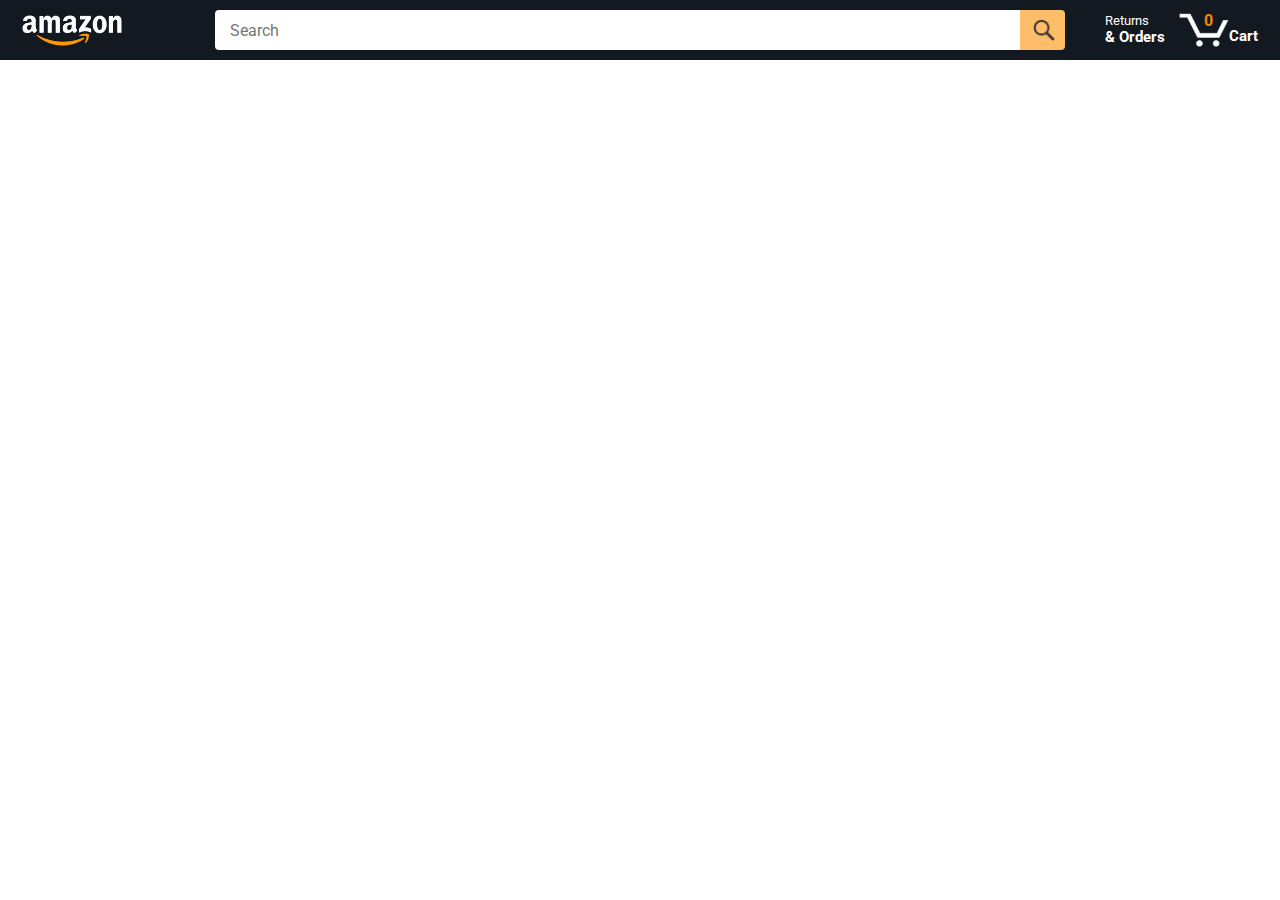
<file: index.html>
<!DOCTYPE html>
<html>
  <head>
    <title>Amazon Project</title>

    <!-- This code is needed for responsive design to work.
      (Responsive design = make the website look good on
      smaller screen sizes like a phone or a tablet). -->
    <meta name="viewport" content="width=device-width, initial-scale=1">

    <!-- Load a font called Roboto from Google Fonts. -->
    <link rel="preconnect" href="https://fonts.googleapis.com">
    <link rel="preconnect" href="https://fonts.gstatic.com" crossorigin>
    <link href="https://fonts.googleapis.com/css2?family=Roboto:wght@400;500;700&display=swap" rel="stylesheet">

    <!-- Here are the CSS files for this page. -->
    <link rel="stylesheet" href="styles/shared/general.css">
    <link rel="stylesheet" href="styles/shared/amazon-header.css">
    <link rel="stylesheet" href="styles/pages/amazon.css">
  </head>
  <body>
    <div class="amazon-header">
      <div class="amazon-header-left-section">
        <a href="index.html" class="header-link">
          <img class="amazon-logo"
            src="images/amazon-logo-white.png">
          <img class="amazon-mobile-logo"
            src="images/amazon-mobile-logo-white.png">
        </a>
      </div>

      <div class="amazon-header-middle-section">
        <input class="search-bar" type="text" placeholder="Search">

        <button class="search-button">
          <img class="search-icon" src="images/icons/search-icon.png">
        </button>
      </div>

      <div class="amazon-header-right-section">
        <a class="orders-link header-link" href="orders.html">
          <span class="returns-text">Returns</span>
          <span class="orders-text">& Orders</span>
        </a>

        <a class="cart-link header-link" href="checkout.html">
          <img class="cart-icon" src="images/icons/cart-icon.png">
          <div class="cart-quantity js-cart-quantity">0</div>
          <div class="cart-text">Cart</div>
        </a>
      </div>
    </div>
    
    <div class="main">
      <div class="products-grid js-products-grid">
      </div>
    </div>

    <script type="module" src="scripts/amazon.js"></script>
  </body>
</html>
</file>
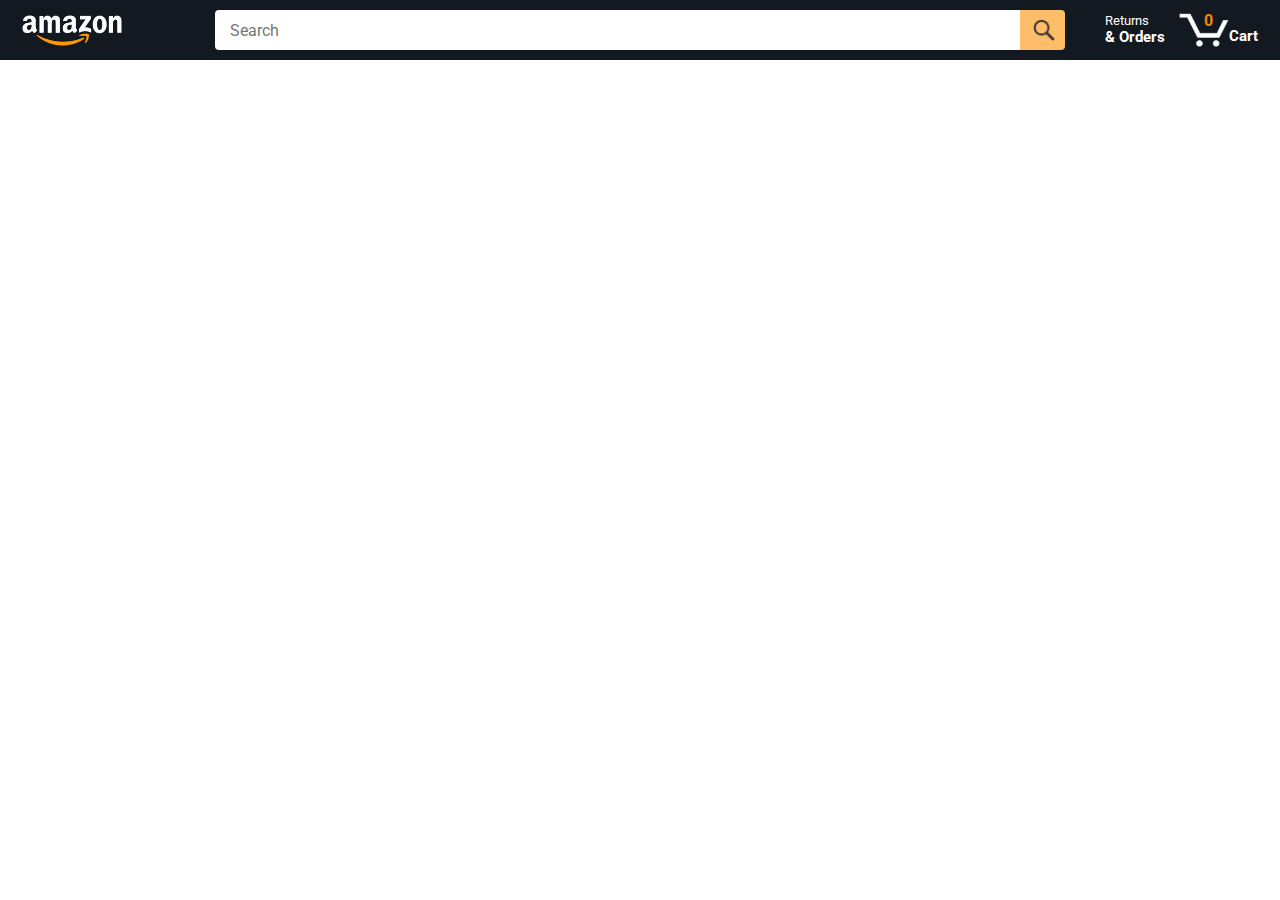
<file: amazon.html>
<!DOCTYPE html>
<html>
  <head>
    <title>Amazon Project</title>

    <!-- This code is needed for responsive design to work.
      (Responsive design = make the website look good on
      smaller screen sizes like a phone or a tablet). -->
    <meta name="viewport" content="width=device-width, initial-scale=1">

    <!-- Load a font called Roboto from Google Fonts. -->
    <link rel="preconnect" href="https://fonts.googleapis.com">
    <link rel="preconnect" href="https://fonts.gstatic.com" crossorigin>
    <link href="https://fonts.googleapis.com/css2?family=Roboto:wght@400;500;700&display=swap" rel="stylesheet">

    <!-- Here are the CSS files for this page. -->
    <link rel="stylesheet" href="styles/shared/general.css">
    <link rel="stylesheet" href="styles/shared/amazon-header.css">
    <link rel="stylesheet" href="styles/pages/amazon.css">
  </head>
  <body>
    <div class="amazon-header">
      <div class="amazon-header-left-section">
        <a href="amazon.html" class="header-link">
          <img class="amazon-logo"
            src="images/amazon-logo-white.png">
          <img class="amazon-mobile-logo"
            src="images/amazon-mobile-logo-white.png">
        </a>
      </div>

      <div class="amazon-header-middle-section">
        <input class="search-bar" type="text" placeholder="Search">

        <button class="search-button">
          <img class="search-icon" src="images/icons/search-icon.png">
        </button>
      </div>

      <div class="amazon-header-right-section">
        <a class="orders-link header-link" href="orders.html">
          <span class="returns-text">Returns</span>
          <span class="orders-text">& Orders</span>
        </a>

        <a class="cart-link header-link" href="checkout.html">
          <img class="cart-icon" src="images/icons/cart-icon.png">
          <div class="cart-quantity js-cart-quantity">0</div>
          <div class="cart-text">Cart</div>
        </a>
      </div>
    </div>
    
    <div class="main">
      <div class="products-grid js-products-grid">
      </div>
    </div>

    <script type="module" src="scripts/amazon.js"></script>
  </body>
</html>
</file>
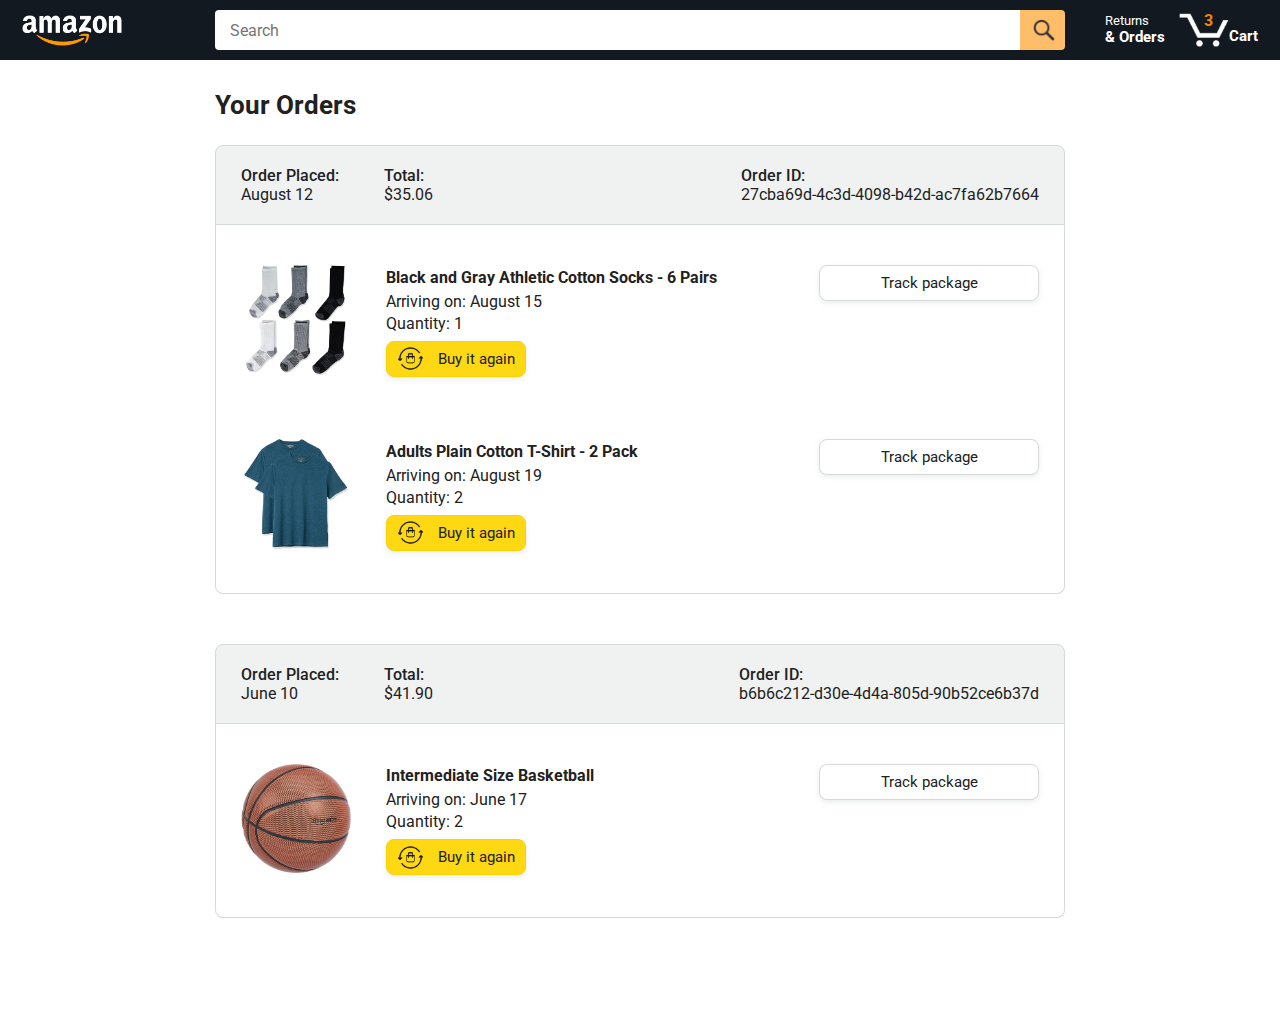
<file: orders.html>
<!DOCTYPE html>
<html>
  <head>
    <title>Orders</title>

    <!-- This code is needed for responsive design to work.
      (Responsive design = make the website look good on
      smaller screen sizes like a phone or a tablet). -->
    <meta name="viewport" content="width=device-width, initial-scale=1">

    <!-- Load a font called Roboto from Google Fonts. -->
    <link rel="preconnect" href="https://fonts.googleapis.com">
    <link rel="preconnect" href="https://fonts.gstatic.com" crossorigin>
    <link href="https://fonts.googleapis.com/css2?family=Roboto:wght@400;500;700&display=swap" rel="stylesheet">

    <!-- Here are the CSS files for this page. -->
    <link rel="stylesheet" href="styles/shared/general.css">
    <link rel="stylesheet" href="styles/shared/amazon-header.css">
    <link rel="stylesheet" href="styles/pages/orders.css">
  </head>
  <body>
    <div class="amazon-header">
      <div class="amazon-header-left-section">
        <a href="amazon.html" class="header-link">
          <img class="amazon-logo"
            src="images/amazon-logo-white.png">
          <img class="amazon-mobile-logo"
            src="images/amazon-mobile-logo-white.png">
        </a>
      </div>

      <div class="amazon-header-middle-section">
        <input class="search-bar" type="text" placeholder="Search">

        <button class="search-button">
          <img class="search-icon" src="images/icons/search-icon.png">
        </button>
      </div>

      <div class="amazon-header-right-section">
        <a class="orders-link header-link" href="orders.html">
          <span class="returns-text">Returns</span>
          <span class="orders-text">& Orders</span>
        </a>

        <a class="cart-link header-link" href="checkout.html">
          <img class="cart-icon" src="images/icons/cart-icon.png">
          <div class="cart-quantity">3</div>
          <div class="cart-text">Cart</div>
        </a>
      </div>
    </div>

    <div class="main">
      <div class="page-title">Your Orders</div>

      <div class="orders-grid">
        <div class="order-container">
          
          <div class="order-header">
            <div class="order-header-left-section">
              <div class="order-date">
                <div class="order-header-label">Order Placed:</div>
                <div>August 12</div>
              </div>
              <div class="order-total">
                <div class="order-header-label">Total:</div>
                <div>$35.06</div>
              </div>
            </div>

            <div class="order-header-right-section">
              <div class="order-header-label">Order ID:</div>
              <div>27cba69d-4c3d-4098-b42d-ac7fa62b7664</div>
            </div>
          </div>

          <div class="order-details-grid">
            <div class="product-image-container">
              <img src="images/products/athletic-cotton-socks-6-pairs.jpg">
            </div>

            <div class="product-details">
              <div class="product-name">
                Black and Gray Athletic Cotton Socks - 6 Pairs
              </div>
              <div class="product-delivery-date">
                Arriving on: August 15
              </div>
              <div class="product-quantity">
                Quantity: 1
              </div>
              <button class="buy-again-button button-primary">
                <img class="buy-again-icon" src="images/icons/buy-again.png">
                <span class="buy-again-message">Buy it again</span>
              </button>
            </div>

            <div class="product-actions">
              <a href="tracking.html?orderId=123&productId=456">
                <button class="track-package-button button-secondary">
                  Track package
                </button>
              </a>
            </div>

            <div class="product-image-container">
              <img src="images/products/adults-plain-cotton-tshirt-2-pack-teal.jpg">
            </div>

            <div class="product-details">
              <div class="product-name">
                Adults Plain Cotton T-Shirt - 2 Pack
              </div>
              <div class="product-delivery-date">
                Arriving on: August 19
              </div>
              <div class="product-quantity">
                Quantity: 2
              </div>
              <button class="buy-again-button button-primary">
                <img class="buy-again-icon" src="images/icons/buy-again.png">
                <span class="buy-again-message">Buy it again</span>
              </button>
            </div>

            <div class="product-actions">
              <a href="tracking.html">
                <button class="track-package-button button-secondary">
                  Track package
                </button>
              </a>
            </div>
          </div>
        </div>

        <div class="order-container">

          <div class="order-header">
            <div class="order-header-left-section">
              <div class="order-date">
                <div class="order-header-label">Order Placed:</div>
                <div>June 10</div>
              </div>
              <div class="order-total">
                <div class="order-header-label">Total:</div>
                <div>$41.90</div>
              </div>
            </div>

            <div class="order-header-right-section">
              <div class="order-header-label">Order ID:</div>
              <div>b6b6c212-d30e-4d4a-805d-90b52ce6b37d</div>
            </div>
          </div>

          <div class="order-details-grid">
            <div class="product-image-container">
              <img src="images/products/intermediate-composite-basketball.jpg">
            </div>

            <div class="product-details">
              <div class="product-name">
                Intermediate Size Basketball
              </div>
              <div class="product-delivery-date">
                Arriving on: June 17
              </div>
              <div class="product-quantity">
                Quantity: 2
              </div>
              <button class="buy-again-button button-primary">
                <img class="buy-again-icon" src="images/icons/buy-again.png">
                <span class="buy-again-message">Buy it again</span>
              </button>
            </div>

            <div class="product-actions">
              <a href="tracking.html">
                <button class="track-package-button button-secondary">
                  Track package
                </button>
              </a>
            </div>
          </div>
        </div>
      </div>
    </div>
  </body>
</html>
</file>
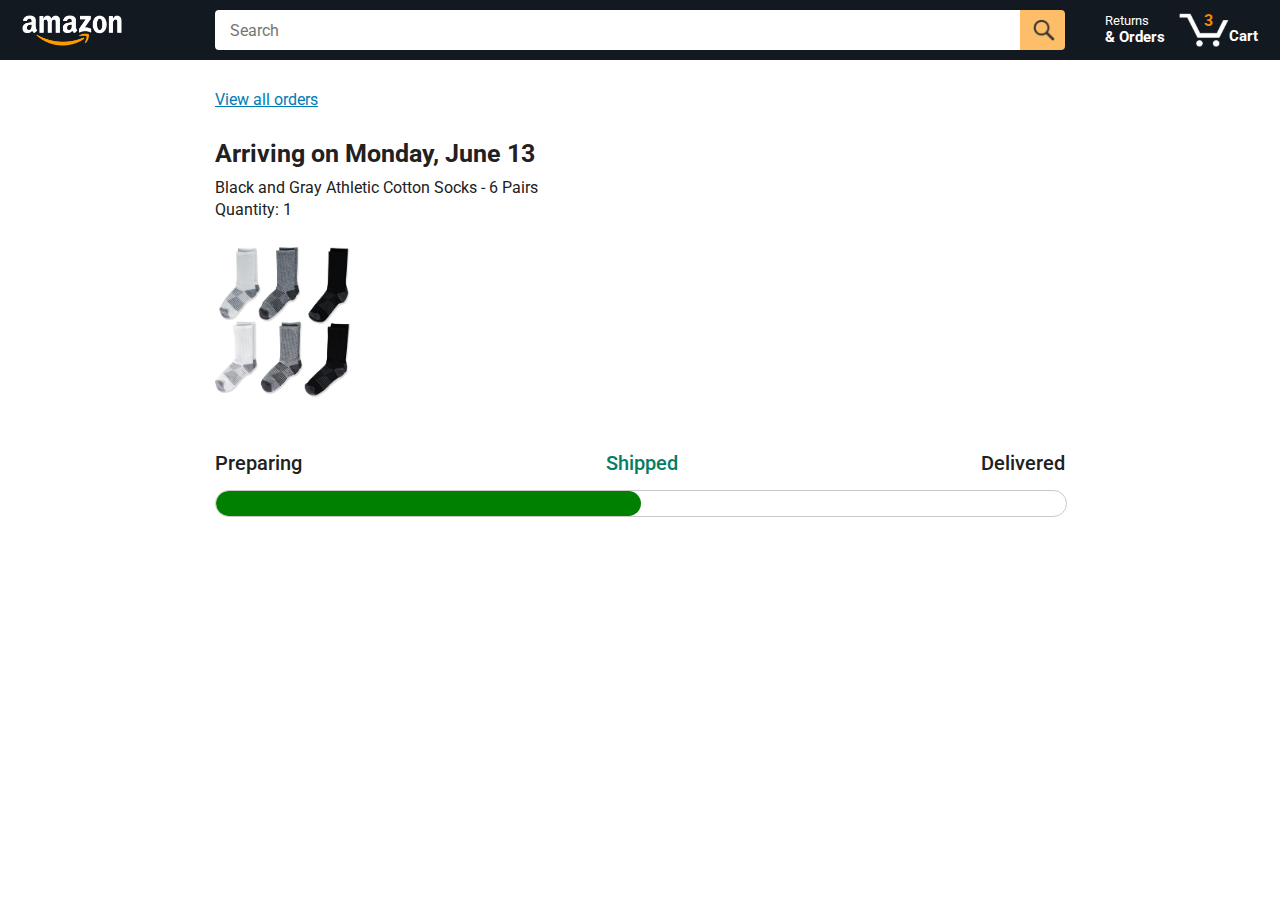
<file: tracking.html>
<!DOCTYPE html>
<html>
  <head>
    <title>Tracking</title>

    <!-- This code is needed for responsive design to work.
      (Responsive design = make the website look good on
      smaller screen sizes like a phone or a tablet). -->
    <meta name="viewport" content="width=device-width, initial-scale=1">

    <!-- Load a font called Roboto from Google Fonts. -->
    <link rel="preconnect" href="https://fonts.googleapis.com">
    <link rel="preconnect" href="https://fonts.gstatic.com" crossorigin>
    <link href="https://fonts.googleapis.com/css2?family=Roboto:wght@400;500;700&display=swap" rel="stylesheet">

    <!-- Here are the CSS files for this page. -->
    <link rel="stylesheet" href="styles/shared/general.css">
    <link rel="stylesheet" href="styles/shared/amazon-header.css">
    <link rel="stylesheet" href="styles/pages/tracking.css">
  </head>
  <body>
    <div class="amazon-header">
      <div class="amazon-header-left-section">
        <a href="index.html" class="header-link">
          <img class="amazon-logo"
            src="images/amazon-logo-white.png">
          <img class="amazon-mobile-logo"
            src="images/amazon-mobile-logo-white.png">
        </a>
      </div>

      <div class="amazon-header-middle-section">
        <input class="search-bar" type="text" placeholder="Search">

        <button class="search-button">
          <img class="search-icon" src="images/icons/search-icon.png">
        </button>
      </div>

      <div class="amazon-header-right-section">
        <a class="orders-link header-link" href="orders.html">
          <span class="returns-text">Returns</span>
          <span class="orders-text">& Orders</span>
        </a>

        <a class="cart-link header-link" href="checkout.html">
          <img class="cart-icon" src="images/icons/cart-icon.png">
          <div class="cart-quantity">3</div>
          <div class="cart-text">Cart</div>
        </a>
      </div>
    </div>

    <div class="main">
      <div class="order-tracking">
        <a class="back-to-orders-link link-primary" href="orders.html">
          View all orders
        </a>

        <div class="delivery-date">
          Arriving on Monday, June 13
        </div>

        <div class="product-info">
          Black and Gray Athletic Cotton Socks - 6 Pairs
        </div>

        <div class="product-info">
          Quantity: 1
        </div>

        <img class="product-image" src="images/products/athletic-cotton-socks-6-pairs.jpg">

        <div class="progress-labels-container">
          <div class="progress-label">
            Preparing
          </div>
          <div class="progress-label current-status">
            Shipped
          </div>
          <div class="progress-label">
            Delivered
          </div>
        </div>

        <div class="progress-bar-container">
          <div class="progress-bar"></div>
        </div>
      </div>
    </div>
    <script>
      const url = new URL(window.location.href);
      console.log(url.searchParams.get('orderId'));
      console.log(url.searchParams.get('productId'));
    </script>
  </body>
</html>
</file>
<file: styles/shared/general.css>
body {
  font-family: Roboto, Arial;
  color: rgb(33, 33, 33);
  /* The <body> element has a default margin of 8px
     on all sides. This removes the default margins. */
  margin: 0;
}

/* <p> elements have a default margin on the top
   and bottom. This removes the default margins. */
p {
  margin: 0;
}

button {
  cursor: pointer;
}

select {
  cursor: pointer;
}

input, select, button {
  font-family: Roboto, Arial;
}

.button-primary {
  color: rgb(33, 33, 33);
  background-color: rgb(255, 216, 20);
  border: 1px solid rgb(252, 210, 0);
  border-radius: 8px;
  cursor: pointer;
  box-shadow: 0 2px 5px rgba(213, 217, 217, 0.5);
}

.button-primary:hover {
  background-color: rgb(247, 202, 0);
  border: 1px solid rgb(242, 194, 0);
}

.button-primary:active {
  background: rgb(255, 216, 20);
  border-color: rgb(252, 210, 0);
  box-shadow: none;
}

.button-secondary {
  color: rgb(33, 33, 33);
  background: white;
  border: 1px solid rgb(213, 217, 217);
  border-radius: 8px;
  cursor: pointer;
  box-shadow: 0 2px 5px rgba(213, 217, 217, 0.5);
}

.button-secondary:hover {
  background-color: rgb(247, 250, 250);
}

.button-secondary:active {
  background-color: rgb(237, 253, 255);
  box-shadow: none;
}

/* These styles will limit text to 2 lines. Anything
   beyond 2 lines will be replaced with "..."
   You can find this code by using an A.I. tool or by
   searching in Google.
   https://css-tricks.com/almanac/properties/l/line-clamp/ */
.limit-text-to-2-lines {
  display: -webkit-box;
  -webkit-line-clamp: 2;
  -webkit-box-orient: vertical;
  overflow: hidden;
}

.link-primary {
  color: rgb(1, 124, 182);
  cursor: pointer;
}

.link-primary:hover {
  color: rgb(196, 80, 0);
}

/* Styles for dropdown selectors. */
select {
  color: rgb(33, 33, 33);
  background-color: rgb(240, 240, 240);
  border: 1px solid rgb(213, 217, 217);
  border-radius: 8px;
  padding: 3px 5px;
  font-size: 15px;
  cursor: pointer;
  box-shadow: 0 2px 5px rgba(213, 217, 217, 0.5);
}

select:focus,
input:focus {
  outline: 2px solid rgb(255, 153, 0);
}
</file>
<file: styles/shared/amazon-header.css>
.amazon-header {
  background-color: rgb(19, 25, 33);
  color: white;
  padding-left: 15px;
  padding-right: 15px;

  display: flex;
  align-items: center;
  justify-content: space-between;

  position: fixed;
  top: 0;
  left: 0;
  right: 0;
  height: 60px;
}

.amazon-header-left-section {
  width: 180px;
}

@media (max-width: 800px) {
  .amazon-header-left-section {
    width: unset;
  }
}

.header-link {
  display: inline-block;
  padding: 6px;
  border-radius: 2px;
  cursor: pointer;
  text-decoration: none;
  border: 1px solid rgba(0, 0, 0, 0);
}

.header-link:hover {
  border: 1px solid white;
}

.amazon-logo {
  width: 100px;
  margin-top: 5px;
}

.amazon-mobile-logo {
  display: none;
}

@media (max-width: 575px) {
  .amazon-logo {
    display: none;
  }

  .amazon-mobile-logo {
    display: block;
    height: 35px;
    margin-top: 5px;
  }
}

.amazon-header-middle-section {
  flex: 1;
  max-width: 850px;
  margin-left: 10px;
  margin-right: 10px;
  display: flex;
}

.search-bar {
  flex: 1;
  width: 0;
  font-size: 16px;
  height: 38px;
  padding-left: 15px;
  border: none;
  border-top-left-radius: 4px;
  border-bottom-left-radius: 4px;
  border-top-right-radius: 0;
  border-bottom-right-radius: 0;
}

.search-button {
  background-color: rgb(254, 189, 105);
  border: none;
  width: 45px;
  height: 40px;
  border-top-right-radius: 4px;
  border-bottom-right-radius: 4px;
  flex-shrink: 0;
}

.search-icon {
  height: 22px;
  margin-left: 2px;
  margin-top: 3px;
}

.amazon-header-right-section {
  width: 180px;
  flex-shrink: 0;
  display: flex;
  justify-content: end;
}

.orders-link {
  color: white;
}

.returns-text {
  display: block;
  font-size: 13px;
}

.orders-text {
  display: block;
  font-size: 15px;
  font-weight: 700;
}

.cart-link {
  color: white;
  display: flex;
  align-items: center;
  position: relative;
}

.cart-icon {
  width: 50px;
}

.cart-text {
  margin-top: 12px;
  font-size: 15px;
  font-weight: 700;
}

.cart-quantity {
  color: rgb(240, 136, 4);
  font-size: 16px;
  font-weight: 700;

  position: absolute;
  top: 4px;
  left: 22px;
  
  width: 26px;
  text-align: center;
}
</file>
<file: styles/pages/amazon.css>
.main {
  margin-top: 60px;
}

.products-grid {
  display: grid;

  /* - In CSS Grid, 1fr means a column will take up the
       remaining space in the grid.
     - If we write 1fr 1fr ... 1fr; 8 times, this will
       divide the grid into 8 columns, each taking up an
       equal amount of the space.
     - repeat(8, 1fr); is a shortcut for repeating "1fr"
       8 times (instead of typing out "1fr" 8 times).
       repeat(...) is a special property that works with
       display: grid; */
  grid-template-columns: repeat(8, 1fr);
}

/* @media is used to create responsive design (making the
   website look good on any screen size). This @media
   means when the screen width is 2000px or less, we
   will divide the grid into 7 columns instead of 8. */
@media (max-width: 2000px) {
  .products-grid {
    grid-template-columns: repeat(7, 1fr);
  }
}

/* This @media means when the screen width is 1600px or
   less, we will divide the grid into 6 columns. */
@media (max-width: 1600px) {
  .products-grid {
    grid-template-columns: repeat(6, 1fr);
  }
}

@media (max-width: 1300px) {
  .products-grid {
    grid-template-columns: repeat(5, 1fr);
  }
}

@media (max-width: 1000px) {
  .products-grid {
    grid-template-columns: repeat(4, 1fr);
  }
}

@media (max-width: 800px) {
  .products-grid {
    grid-template-columns: repeat(3, 1fr);
  }
}

@media (max-width: 575px) {
  .products-grid {
    grid-template-columns: repeat(2, 1fr);
  }
}

@media (max-width: 450px) {
  .products-grid {
    grid-template-columns: 1fr;
  }
}

.product-container {
  padding-top: 40px;
  padding-bottom: 25px;
  padding-left: 25px;
  padding-right: 25px;

  border-right: 1px solid rgb(231, 231, 231);
  border-bottom: 1px solid rgb(231, 231, 231);

  display: flex;
  flex-direction: column;
}

.product-image-container {
  display: flex;
  justify-content: center;
  align-items: center;

  height: 180px;
  margin-bottom: 20px;
}

.product-image {
  /* Images will overflow their container by default. To
    prevent this, we set max-width and max-height to 100%
    so they stay inside their container. */
  max-width: 100%;
  max-height: 100%;
}

.product-name {
  height: 40px;
  margin-bottom: 5px;
}

.product-rating-container {
  display: flex;
  align-items: center;
  margin-bottom: 10px;
}

.product-rating-stars {
  width: 100px;
  margin-right: 6px;
}

.product-rating-count {
  color: rgb(1, 124, 182);
  cursor: pointer;
  margin-top: 3px;
}

.product-price {
  font-weight: 700;
  margin-bottom: 10px;
}

.product-quantity-container {
  margin-bottom: 17px;
}

.product-spacer {
  flex: 1;
}

.added-to-cart {
  color: rgb(6, 125, 98);
  font-size: 16px;

  display: flex;
  align-items: center;
  margin-bottom: 8px;

  /* At first, the "Added to cart" message will
     be invisible. Use JavaScript to change the
     opacity and make it visible. */
  opacity: 0;
}

.added-to-cart img {
  height: 20px;
  margin-right: 5px;
}

.add-to-cart-button {
  width: 100%;
  padding: 8px;
  border-radius: 50px;
}

.size-chart{
  text-decoration: none;
  color: rgb(128,0,0);
}
</file>
<file: styles/pages/orders.css>
.main {
  max-width: 850px;
  margin-top: 90px;
  margin-bottom: 100px;
  padding-left: 20px;
  padding-right: 20px;

  /* margin-left: auto;
     margin-right auto;
     Is a trick for centering an element horizontally
     without needing a container. */
  margin-left: auto;
  margin-right: auto;
}

.page-title {
  font-weight: 700;
  font-size: 26px;
  margin-bottom: 25px;
}

.orders-grid {
  display: grid;
  grid-template-columns: 1fr;
  row-gap: 50px;
}

.order-header {
  background-color: rgb(240, 242, 242);
  border: 1px solid rgb(213, 217, 217);

  display: flex;
  align-items: center;
  justify-content: space-between;

  padding: 20px 25px;
  border-top-left-radius: 8px;
  border-top-right-radius: 8px;
}

.order-header-left-section {
  display: flex;
  flex-shrink: 0;
}

.order-header-label {
  font-weight: 500;
}

.order-date,
.order-total {
  margin-right: 45px;
}

.order-header-right-section {
  flex-shrink: 1;
}

@media (max-width: 575px) {
  .order-header {
    flex-direction: column;
    align-items: start;
    line-height: 23px;
    padding: 15px;
  }

  .order-header-left-section {
    flex-direction: column;
  }

  .order-header-label {
    margin-right: 5px;
  }

  .order-date,
  .order-total {
    display: grid;
    grid-template-columns: auto 1fr;
    margin-right: 0;
  }

  .order-header-right-section {
    display: grid;
    grid-template-columns: auto 1fr;
  }
}

.order-details-grid {
  padding: 40px 25px;
  border: 1px solid rgb(213, 217, 217);
  border-top: none;
  border-bottom-left-radius: 8px;
  border-bottom-right-radius: 8px;

  display: grid;
  grid-template-columns: 110px 1fr 220px;
  column-gap: 35px;
  row-gap: 60px;
  align-items: center;
}

@media (max-width: 800px) {
  .order-details-grid {
    grid-template-columns: 110px 1fr;
    row-gap: 0;
    padding-bottom: 8px;
  }
}

@media (max-width: 450px) {
  .order-details-grid {
    grid-template-columns: 1fr;
  }
}

.product-image-container {
  text-align: center;
}

.product-image-container img {
  max-width: 110px;
  max-height: 110px;
}

.product-name {
  font-weight: 700;
  margin-bottom: 5px;
}

.product-delivery-date {
  margin-bottom: 3px;
}

.product-quantity {
  margin-bottom: 8px;
}

.buy-again-button {
  font-size: 15px;
  width: 140px;
  height: 36px;
  border-radius: 8px;

  display: flex;
  align-items: center;
  justify-content: center;
}

.buy-again-icon {
  width: 25px;
  margin-right: 15px;
}

.product-actions {
  align-self: start;
}

.track-package-button {
  width: 100%;
  font-size: 15px;
  padding: 8px;
}

@media (max-width: 800px) {
  .buy-again-button {
    margin-bottom: 10px;
  }

  .product-actions {
    /* grid-column: 2 means this element will be placed
       in column 2 in the grid. (Normally, the column that
       an element is placed in is determined by the order
       of the elements in the HTML. grid-column overrides
       this default ordering). */
    grid-column: 2;
    margin-bottom: 30px;
  }

  .track-package-button {
    width: 140px;
  }
}

@media (max-width: 450px) {
  .product-image-container {
    text-align: center;
    margin-bottom: 25px;
  }

  .product-image-container img {
    max-width: 150px;
    max-height: 150px;
  }

  .product-name {
    margin-bottom: 10px;
  }

  .product-quantity {
    margin-bottom: 15px;
  }

  .buy-again-button {
    width: 100%;
    margin-bottom: 15px;
  }

  .product-actions {
    /* grid-column: auto; undos grid-column: 2; from above.
       This element will now be placed in its normal column
       in the grid. */
    grid-column: auto;
    margin-bottom: 70px;
  }

  .track-package-button {
    width: 100%;
    padding: 12px;
  }
}
</file>
<file: styles/pages/tracking.css>
.main {
  max-width: 850px;
  margin-top: 90px;
  margin-bottom: 100px;
  padding-left: 30px;
  padding-right: 30px;

  /* margin-left: auto;
     margin-right auto;
     Is a trick for centering an element horizontally
     without needing a container. */
  margin-left: auto;
  margin-right: auto;
}

.back-to-orders-link {
  display: inline-block;
  margin-bottom: 30px;
}

.delivery-date {
  font-size: 25px;
  font-weight: 700;
  margin-bottom: 10px;
}

.product-info {
  margin-bottom: 3px;
}

.product-image {
  max-width: 150px;
  max-height: 150px;
  margin-top: 25px;
  margin-bottom: 50px;
}

.progress-labels-container {
  display: flex;
  justify-content: space-between;
  font-size: 20px;
  font-weight: 500;
  margin-bottom: 15px;
}

.current-status {
  color: rgb(6, 125, 98);
}

@media (max-width: 575px) {
  .progress-labels-container {
    font-size: 16px;
  }
}

@media (max-width: 450px) {
  .progress-labels-container {
    flex-direction: column;
    margin-bottom: 5px;
  }

  .progress-label {
    margin-bottom: 3px;
  }
}

.progress-bar-container {
  height: 25px;
  width: 100%;

  border: 1px solid rgb(200, 200, 200);
  border-radius: 50px;
  overflow: hidden;
}

.progress-bar {
  height: 100%;
  background-color: green;
  border-radius: 50px;
  width: 50%;
}
</file>
